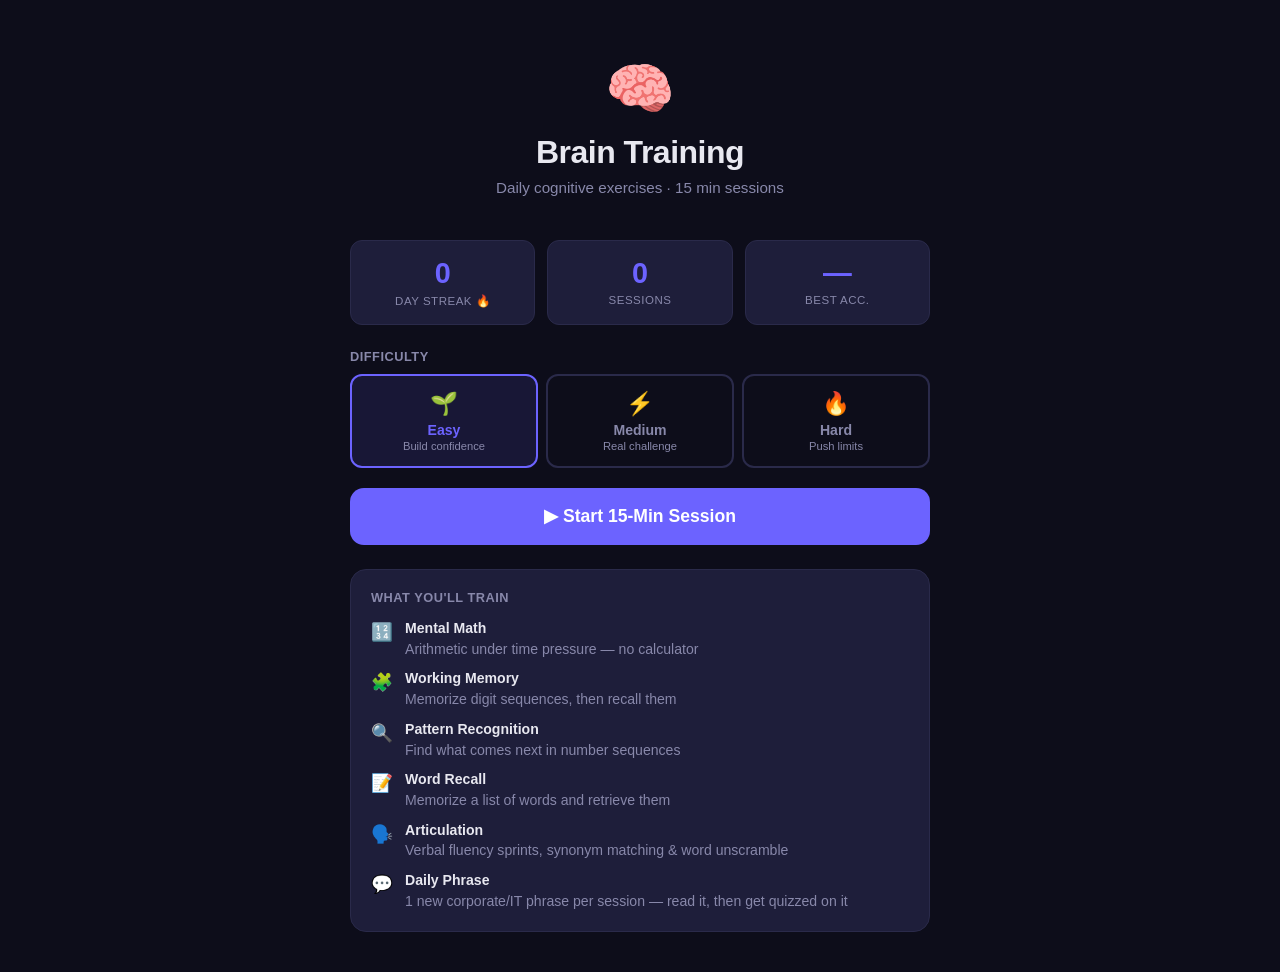
<file: index.html>
<!DOCTYPE html>
<html lang="en">
<head>
<meta charset="UTF-8">
<meta name="viewport" content="width=device-width, initial-scale=1.0">
<title>🧠 Daily Brain Training</title>
<link rel="stylesheet" href="style.css">
</head>
<body>
<div id="app">

<!-- ══════════════════════════════════════════
     HOME SCREEN
══════════════════════════════════════════ -->
<div id="s-home" class="screen active">

  <div class="home-hero">
    <span class="home-emoji">🧠</span>
    <h1>Brain Training</h1>
    <p class="home-subtitle">Daily cognitive exercises · 15 min sessions</p>
  </div>

  <!-- Stats row -->
  <div class="stats-row">
    <div class="stat-card">
      <div class="stat-value" id="h-streak">0</div>
      <div class="stat-label">Day Streak 🔥</div>
    </div>
    <div class="stat-card">
      <div class="stat-value" id="h-sessions">0</div>
      <div class="stat-label">Sessions</div>
    </div>
    <div class="stat-card">
      <div class="stat-value" id="h-accuracy">—</div>
      <div class="stat-label">Best Acc.</div>
    </div>
  </div>

  <!-- Difficulty selector -->
  <div style="margin-top:24px">
    <div class="section-label">Difficulty</div>
    <div class="difficulty-grid">
      <button class="diff-btn sel" data-d="easy">
        <span class="d-icon">🌱</span>
        <span class="d-name">Easy</span>
        <span class="d-desc">Build confidence</span>
      </button>
      <button class="diff-btn" data-d="medium">
        <span class="d-icon">⚡</span>
        <span class="d-name">Medium</span>
        <span class="d-desc">Real challenge</span>
      </button>
      <button class="diff-btn" data-d="hard">
        <span class="d-icon">🔥</span>
        <span class="d-name">Hard</span>
        <span class="d-desc">Push limits</span>
      </button>
    </div>
  </div>

  <!-- Start button -->
  <div style="margin-top:20px">
    <div id="h-played" class="played-today" style="display:none">
      ✅ You already trained today — great consistency!
    </div>
    <button class="btn btn-primary btn-large btn-full" id="btn-start">
      ▶ Start 15-Min Session
    </button>
  </div>

  <!-- Category overview -->
  <div class="card" style="margin-top:24px">
    <div class="section-label" style="margin-bottom:14px">What you'll train</div>
    <div style="display:flex;flex-direction:column;gap:10px">
      <div class="cat-item">
        <span class="cat-icon">🔢</span>
        <div class="cat-text"><strong>Mental Math</strong>Arithmetic under time pressure — no calculator</div>
      </div>
      <div class="cat-item">
        <span class="cat-icon">🧩</span>
        <div class="cat-text"><strong>Working Memory</strong>Memorize digit sequences, then recall them</div>
      </div>
      <div class="cat-item">
        <span class="cat-icon">🔍</span>
        <div class="cat-text"><strong>Pattern Recognition</strong>Find what comes next in number sequences</div>
      </div>
      <div class="cat-item">
        <span class="cat-icon">📝</span>
        <div class="cat-text"><strong>Word Recall</strong>Memorize a list of words and retrieve them</div>
      </div>
      <div class="cat-item">
        <span class="cat-icon">🗣️</span>
        <div class="cat-text"><strong>Articulation</strong>Verbal fluency sprints, synonym matching &amp; word unscramble</div>
      </div>
      <div class="cat-item">
        <span class="cat-icon">💬</span>
        <div class="cat-text"><strong>Daily Phrase</strong>1 new corporate/IT phrase per session — read it, then get quizzed on it</div>
      </div>
    </div>
  </div>

</div><!-- #s-home -->


<!-- ══════════════════════════════════════════
     SESSION SCREEN
══════════════════════════════════════════ -->
<div id="s-session" class="screen">

  <!-- Header: timer / score / end -->
  <div class="session-header">
    <div class="session-timer" id="sess-timer">30:00</div>
    <div class="session-score">Score: <span id="sess-score">0</span></div>
    <button class="end-btn" id="btn-end">End</button>
  </div>

  <!-- Overall session progress bar -->
  <div class="progress-track">
    <div class="progress-fill" id="sess-progress" style="width:0%"></div>
  </div>

  <!-- ── Memorize Phase ── -->
  <div class="challenge-card" id="ph-memorize" style="display:none">
    <div class="cat-badge" id="mem-badge"></div>
    <div class="ch-prompt" id="mem-instruction"></div>
    <div class="mem-phase">
      <div id="mem-content"></div>
      <div class="mem-countdown" id="mem-count"></div>
    </div>
  </div>

  <!-- ── Answer Phase ── -->
  <div class="challenge-card" id="ph-answer" style="display:none">
    <div class="cat-badge" id="ans-badge"></div>
    <div class="ch-prompt" id="ch-prompt"></div>
    <div class="ch-main"   id="ch-main"></div>
    <div class="ch-hint"   id="ch-hint" style="display:none"></div>

    <div class="answer-section">

      <!-- Text input (used for math / memory / pattern / words / unscramble / cat-sprint) -->
      <div id="text-input-area">
        <input
          id="ans-input"
          class="answer-input"
          type="text"
          placeholder="Your answer…"
          autocomplete="off"
          autocorrect="off"
          spellcheck="false"
        />
        <!-- Chips appear here during a category sprint -->
        <div class="sprint-chips" id="sprint-chips" style="display:none"></div>
        <div class="timer-bar">
          <div class="timer-track"><div class="timer-fill" id="ch-timer-fill"></div></div>
          <div class="timer-count" id="ch-timer-num">30</div>
        </div>
        <button class="btn btn-success btn-full" id="btn-submit" style="margin-top:12px">
          Submit ↵
        </button>
      </div>

      <!-- Multiple-choice grid (used for synonym challenges) -->
      <div id="choice-input-area" style="display:none">
        <div class="timer-bar" style="margin-bottom:14px">
          <div class="timer-track"><div class="timer-fill" id="ch-timer-fill2"></div></div>
          <div class="timer-count" id="ch-timer-num2">20</div>
        </div>
        <div class="choice-grid" id="choice-grid"></div>
      </div>

    </div>
  </div><!-- #ph-answer -->

  <!-- ── Feedback Phase ── -->
  <div class="feedback-card" id="ph-feedback" style="display:none">
    <div class="fb-icon"   id="fb-icon"></div>
    <div class="fb-text"   id="fb-text"></div>
    <div class="fb-answer" id="fb-answer" style="display:none"></div>
    <div class="fb-points" id="fb-points" style="display:none"></div>
    <div class="fb-words"  id="fb-words"  style="display:none"></div>
  </div>

</div><!-- #s-session -->


<!-- ══════════════════════════════════════════
     SUMMARY SCREEN
══════════════════════════════════════════ -->
<div id="s-summary" class="screen">

  <div class="sum-hero">
    <span class="sum-emoji" id="sum-emoji">🎉</span>
    <h2 id="sum-title">Session Complete!</h2>
    <div class="sum-score" id="sum-pts">0</div>
    <div class="sum-score-lbl">Total Points</div>
  </div>

  <div class="sum-grid">
    <div class="sum-stat">
      <div class="sum-stat-val" id="sum-acc"    style="color:var(--success)">0%</div>
      <div class="sum-stat-lbl">Accuracy</div>
    </div>
    <div class="sum-stat">
      <div class="sum-stat-val" id="sum-chal"   style="color:var(--accent)">0</div>
      <div class="sum-stat-lbl">Challenges</div>
    </div>
    <div class="sum-stat">
      <div class="sum-stat-val" id="sum-streak" style="color:var(--warning)">0 🔥</div>
      <div class="sum-stat-lbl">Day Streak</div>
    </div>
    <div class="sum-stat">
      <div class="sum-stat-val" id="sum-time"   style="color:var(--muted)">—</div>
      <div class="sum-stat-lbl">Time Played</div>
    </div>
  </div>

  <div style="margin-top:24px">
    <div class="section-label" style="margin-bottom:12px">Category Breakdown</div>
    <div id="bd-list"></div>
  </div>

  <div class="sum-actions">
    <button class="btn btn-primary btn-full" id="btn-again">▶ Play Again</button>
    <button class="btn btn-ghost  btn-full" id="btn-home">← Back to Home</button>
  </div>

</div><!-- #s-summary -->

</div><!-- #app -->

<script src="app.js"></script>
</body>
</html>
</file>
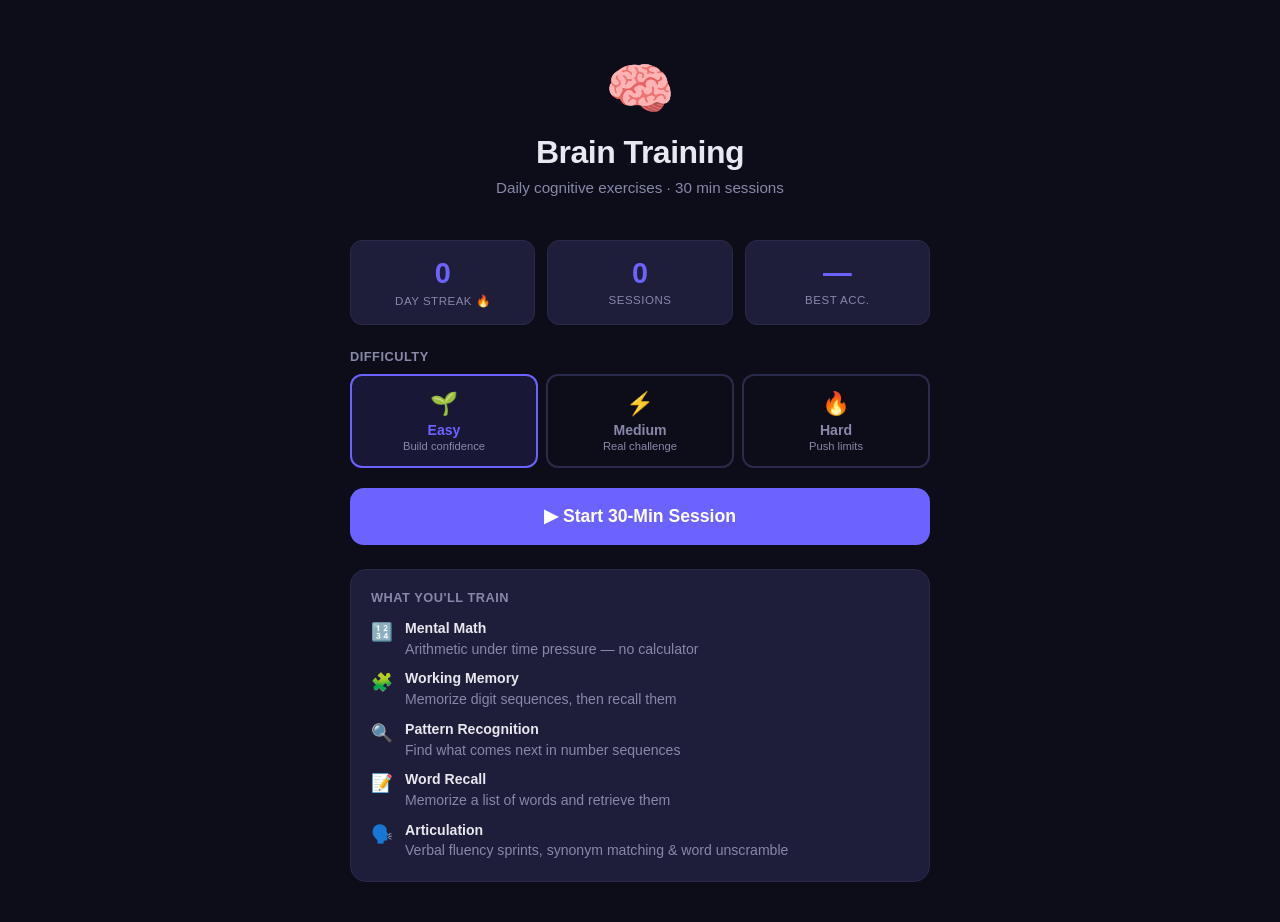
<file: brain-training.html>
<!DOCTYPE html>
<html lang="en">
<head>
<meta charset="UTF-8">
<meta name="viewport" content="width=device-width, initial-scale=1.0">
<title>🧠 Daily Brain Training</title>
<style>
:root {
  --bg: #0d0d1a;
  --surface: #1a1a2e;
  --card: #1e1e3a;
  --border: #2a2a4a;
  --accent: #6c63ff;
  --accent2: #a78bfa;
  --success: #43e97b;
  --warning: #f7971e;
  --danger: #f64f59;
  --text: #e8e8f0;
  --muted: #8888aa;
}
* { box-sizing: border-box; margin: 0; padding: 0; }
body {
  font-family: -apple-system, BlinkMacSystemFont, 'Segoe UI', Roboto, sans-serif;
  background: var(--bg);
  color: var(--text);
  min-height: 100vh;
  display: flex;
  justify-content: center;
}
#app {
  width: 100%;
  max-width: 620px;
  min-height: 100vh;
  display: flex;
  flex-direction: column;
  padding: 24px 20px 40px;
}
h1 { font-size: 2rem; font-weight: 800; letter-spacing: -0.5px; }
h2 { font-size: 1.4rem; font-weight: 700; }

.screen { display: none; flex-direction: column; flex: 1; }
.screen.active { display: flex; }

.card { background: var(--card); border: 1px solid var(--border); border-radius: 16px; padding: 20px; }

.btn {
  display: inline-flex; align-items: center; justify-content: center; gap: 8px;
  padding: 14px 28px; border-radius: 12px; border: none; cursor: pointer;
  font-size: 1rem; font-weight: 600; transition: all 0.15s; font-family: inherit;
}
.btn:hover { transform: translateY(-1px); }
.btn:active { transform: translateY(0); }
.btn-primary { background: var(--accent); color: white; }
.btn-primary:hover { background: #5a52e0; }
.btn-success { background: var(--success); color: #0d0d1a; }
.btn-ghost { background: transparent; color: var(--muted); border: 1px solid var(--border); }
.btn-ghost:hover { color: var(--text); border-color: var(--muted); }
.btn-full { width: 100%; }
.btn-large { padding: 18px 40px; font-size: 1.1rem; border-radius: 14px; }

/* ── HOME ── */
.home-hero { text-align: center; padding: 32px 0 20px; }
.home-emoji { font-size: 3.5rem; display: block; margin-bottom: 12px; }
.home-subtitle { color: var(--muted); margin-top: 8px; font-size: 0.95rem; }

.stats-row { display: grid; grid-template-columns: repeat(3, 1fr); gap: 12px; margin-top: 24px; }
.stat-card { background: var(--card); border: 1px solid var(--border); border-radius: 12px; padding: 16px 12px; text-align: center; }
.stat-value { font-size: 1.8rem; font-weight: 800; color: var(--accent); }
.stat-label { font-size: 0.72rem; color: var(--muted); margin-top: 4px; text-transform: uppercase; letter-spacing: 0.5px; }

.section-label { font-size: 0.8rem; color: var(--muted); text-transform: uppercase; letter-spacing: 0.5px; font-weight: 600; margin-bottom: 10px; }

.difficulty-grid { display: grid; grid-template-columns: repeat(3, 1fr); gap: 8px; }
.diff-btn {
  padding: 14px 8px; border-radius: 12px; border: 2px solid var(--border);
  background: transparent; color: var(--muted); cursor: pointer; text-align: center;
  transition: all 0.15s; font-family: inherit;
}
.diff-btn .d-icon { font-size: 1.4rem; display: block; margin-bottom: 5px; }
.diff-btn .d-name { font-size: 0.88rem; font-weight: 700; display: block; }
.diff-btn .d-desc { font-size: 0.7rem; color: var(--muted); display: block; margin-top: 2px; }
.diff-btn:hover { border-color: var(--accent); color: var(--text); }
.diff-btn.sel { border-color: var(--accent); background: rgba(108,99,255,0.12); color: var(--text); }
.diff-btn.sel .d-name { color: var(--accent); }

.played-today {
  display: flex; align-items: center; gap: 8px;
  padding: 10px 14px; background: rgba(67,233,123,0.08); border: 1px solid rgba(67,233,123,0.25);
  border-radius: 10px; font-size: 0.85rem; color: var(--success); margin-bottom: 12px;
}

.cat-item { display: flex; align-items: flex-start; gap: 12px; font-size: 0.88rem; color: var(--muted); line-height: 1.4; }
.cat-icon { font-size: 1.1rem; flex-shrink: 0; margin-top: 1px; }
.cat-text strong { color: var(--text); font-weight: 600; display: block; margin-bottom: 1px; }

/* ── SESSION HEADER ── */
.session-header {
  background: var(--card); border: 1px solid var(--border); border-radius: 14px;
  padding: 12px 18px; display: flex; align-items: center; justify-content: space-between;
  margin-bottom: 14px; flex-shrink: 0;
}
.session-timer { font-size: 1.4rem; font-weight: 800; font-variant-numeric: tabular-nums; color: var(--accent); }
.session-timer.urgent { color: var(--danger); animation: blink 1s infinite; }
@keyframes blink { 0%,100%{opacity:1} 50%{opacity:.5} }
.session-score { font-size: 1rem; font-weight: 700; }
.session-score span { color: var(--accent); }
.end-btn {
  background: transparent; border: 1px solid var(--border); color: var(--muted);
  padding: 6px 12px; border-radius: 8px; cursor: pointer; font-size: 0.78rem;
  font-family: inherit; transition: all 0.15s;
}
.end-btn:hover { border-color: var(--danger); color: var(--danger); }

.progress-track { height: 4px; background: var(--border); border-radius: 4px; margin-bottom: 16px; overflow: hidden; flex-shrink: 0; }
.progress-fill { height: 100%; background: linear-gradient(90deg, var(--accent), var(--accent2)); border-radius: 4px; transition: width 1s linear; }

/* ── CHALLENGE CARD ── */
.challenge-card {
  background: var(--card); border: 1px solid var(--border); border-radius: 20px;
  padding: 28px 24px; flex: 1; display: flex; flex-direction: column;
}
.cat-badge {
  display: inline-flex; align-items: center; gap: 6px;
  padding: 5px 14px; border-radius: 999px; font-size: 0.78rem; font-weight: 700;
  margin-bottom: 20px; align-self: flex-start; letter-spacing: 0.3px;
}
.b-math    { background: rgba(108,99,255,0.18); color: #a69cff; border: 1px solid rgba(108,99,255,0.3); }
.b-memory  { background: rgba(255,101,132,0.18); color: #ff9ab0; border: 1px solid rgba(255,101,132,0.3); }
.b-pattern { background: rgba(247,151,30,0.18);  color: #ffc46a; border: 1px solid rgba(247,151,30,0.3); }
.b-words   { background: rgba(67,233,123,0.18);  color: #7fefaa; border: 1px solid rgba(67,233,123,0.3); }
.b-articulation { background: rgba(236,72,153,0.18); color: #f9a8d4; border: 1px solid rgba(236,72,153,0.3); }

.ch-prompt { font-size: 0.88rem; color: var(--muted); margin-bottom: 10px; }
.ch-main { font-size: 2.4rem; font-weight: 800; line-height: 1.2; margin-bottom: 24px; letter-spacing: -0.5px; }
.ch-hint { font-size: 0.8rem; color: var(--muted); font-style: italic; margin-bottom: 16px; margin-top: -14px; }

/* Memorize */
.mem-phase { display: flex; flex-direction: column; align-items: center; gap: 20px; flex: 1; justify-content: center; }
.mem-sequence { font-size: 3.8rem; font-weight: 900; letter-spacing: 14px; color: var(--accent); font-variant-numeric: tabular-nums; }
.mem-words { display: flex; flex-wrap: wrap; gap: 10px; justify-content: center; }
.word-chip { background: rgba(108,99,255,0.15); border: 1px solid rgba(108,99,255,0.3); padding: 10px 18px; border-radius: 10px; font-size: 1rem; font-weight: 500; }
.mem-countdown { font-size: 0.85rem; color: var(--muted); }
.mem-countdown span { color: var(--warning); font-weight: 700; }

/* Answer inputs */
.answer-section { margin-top: auto; }
.answer-input {
  width: 100%; background: rgba(255,255,255,0.04); border: 2px solid var(--border);
  border-radius: 12px; padding: 16px 20px; font-size: 1.3rem; color: var(--text);
  font-family: inherit; outline: none; transition: border-color 0.15s; text-align: center;
}
.answer-input.word-input { text-align: left; font-size: 1rem; }
.answer-input:focus { border-color: var(--accent); }
.answer-input.is-correct { border-color: var(--success); background: rgba(67,233,123,0.05); }
.answer-input.is-wrong { border-color: var(--danger); background: rgba(246,79,89,0.05); }

.timer-bar { display: flex; align-items: center; gap: 10px; margin-top: 12px; }
.timer-track { flex: 1; height: 6px; background: var(--border); border-radius: 4px; overflow: hidden; }
.timer-fill { height: 100%; background: var(--accent); border-radius: 4px; transition: width 1s linear, background 0.3s; }
.timer-fill.warn { background: var(--warning); }
.timer-fill.dang { background: var(--danger); }
.timer-count { font-size: 0.85rem; font-variant-numeric: tabular-nums; color: var(--muted); min-width: 22px; text-align: right; }

/* Multiple choice grid */
.choice-grid { display: grid; grid-template-columns: 1fr 1fr; gap: 10px; }
.choice-btn {
  padding: 16px 12px; border-radius: 12px; border: 2px solid var(--border);
  background: rgba(255,255,255,0.03); color: var(--text); cursor: pointer;
  font-size: 0.95rem; font-weight: 600; font-family: inherit; text-align: center;
  transition: all 0.15s; line-height: 1.3;
}
.choice-btn:hover { border-color: var(--accent2); background: rgba(108,99,255,0.1); }
.choice-btn.correct { border-color: var(--success); background: rgba(67,233,123,0.15); color: var(--success); }
.choice-btn.wrong { border-color: var(--danger); background: rgba(246,79,89,0.1); color: var(--danger); }
.choice-btn:disabled { cursor: default; }
.choice-btn:disabled:not(.correct):not(.wrong) { opacity: 0.4; }

/* Category sprint chip display */
.sprint-chips { display: flex; flex-wrap: wrap; gap: 6px; margin-top: 12px; min-height: 36px; }
.sprint-chip { background: rgba(236,72,153,0.15); border: 1px solid rgba(236,72,153,0.3); padding: 4px 10px; border-radius: 20px; font-size: 0.8rem; color: #f9a8d4; }

/* Feedback */
.feedback-card {
  background: var(--card); border: 1px solid var(--border); border-radius: 20px;
  padding: 40px 28px; flex: 1; display: flex; flex-direction: column;
  align-items: center; justify-content: center; gap: 14px; text-align: center;
}
.fb-icon { font-size: 3.5rem; }
.fb-text { font-size: 1.3rem; font-weight: 700; }
.fb-correct { color: var(--success); }
.fb-wrong { color: var(--danger); }
.fb-answer { font-size: 0.92rem; color: var(--muted); }
.fb-points { font-size: 1.6rem; font-weight: 800; color: var(--success); }
.fb-words { display: flex; flex-wrap: wrap; gap: 8px; justify-content: center; margin-top: 6px; }
.fw { padding: 6px 12px; border-radius: 8px; font-size: 0.85rem; font-weight: 500; }
.fw-got  { background: rgba(67,233,123,0.15); color: var(--success); border: 1px solid rgba(67,233,123,0.25); }
.fw-miss { background: rgba(246,79,89,0.1); color: var(--danger); border: 1px solid rgba(246,79,89,0.2); text-decoration: line-through; opacity: 0.7; }

/* ── SUMMARY ── */
.sum-hero { text-align: center; padding: 28px 0 16px; }
.sum-emoji { font-size: 3rem; display: block; margin-bottom: 12px; }
.sum-score { font-size: 3.8rem; font-weight: 900; color: var(--accent); }
.sum-score-lbl { font-size: 0.88rem; color: var(--muted); margin-top: 4px; }

.sum-grid { display: grid; grid-template-columns: 1fr 1fr; gap: 12px; margin-top: 22px; }
.sum-stat { background: var(--card); border: 1px solid var(--border); border-radius: 12px; padding: 16px; text-align: center; }
.sum-stat-val { font-size: 1.6rem; font-weight: 800; }
.sum-stat-lbl { font-size: 0.72rem; color: var(--muted); text-transform: uppercase; letter-spacing: 0.5px; margin-top: 4px; }

.bd-item { display: flex; align-items: center; gap: 12px; padding: 12px 0; border-bottom: 1px solid var(--border); }
.bd-item:last-child { border: none; }
.bd-icon { font-size: 1.2rem; }
.bd-name { flex: 1; font-size: 0.88rem; }
.bd-track { flex: 2; height: 8px; background: var(--border); border-radius: 4px; overflow: hidden; }
.bd-fill { height: 100%; border-radius: 4px; }
.bd-pct { font-size: 0.9rem; font-weight: 700; min-width: 38px; text-align: right; }

.sum-actions { margin-top: 24px; display: flex; flex-direction: column; gap: 10px; }

::-webkit-scrollbar { width: 5px; }
::-webkit-scrollbar-track { background: var(--bg); }
::-webkit-scrollbar-thumb { background: var(--border); border-radius: 3px; }
</style>
</head>
<body>
<div id="app">

<!-- ══ HOME ══ -->
<div id="s-home" class="screen active">
  <div class="home-hero">
    <span class="home-emoji">🧠</span>
    <h1>Brain Training</h1>
    <p class="home-subtitle">Daily cognitive exercises · 30 min sessions</p>
  </div>

  <div class="stats-row">
    <div class="stat-card"><div class="stat-value" id="h-streak">0</div><div class="stat-label">Day Streak 🔥</div></div>
    <div class="stat-card"><div class="stat-value" id="h-sessions">0</div><div class="stat-label">Sessions</div></div>
    <div class="stat-card"><div class="stat-value" id="h-accuracy">—</div><div class="stat-label">Best Acc.</div></div>
  </div>

  <div style="margin-top:24px">
    <div class="section-label">Difficulty</div>
    <div class="difficulty-grid">
      <button class="diff-btn sel" data-d="easy"><span class="d-icon">🌱</span><span class="d-name">Easy</span><span class="d-desc">Build confidence</span></button>
      <button class="diff-btn" data-d="medium"><span class="d-icon">⚡</span><span class="d-name">Medium</span><span class="d-desc">Real challenge</span></button>
      <button class="diff-btn" data-d="hard"><span class="d-icon">🔥</span><span class="d-name">Hard</span><span class="d-desc">Push limits</span></button>
    </div>
  </div>

  <div style="margin-top:20px">
    <div id="h-played" class="played-today" style="display:none">✅ You already trained today — great consistency!</div>
    <button class="btn btn-primary btn-large btn-full" id="btn-start">▶ Start 30-Min Session</button>
  </div>

  <div class="card" style="margin-top:24px">
    <div class="section-label" style="margin-bottom:14px">What you'll train</div>
    <div style="display:flex;flex-direction:column;gap:10px">
      <div class="cat-item"><span class="cat-icon">🔢</span><div class="cat-text"><strong>Mental Math</strong>Arithmetic under time pressure — no calculator</div></div>
      <div class="cat-item"><span class="cat-icon">🧩</span><div class="cat-text"><strong>Working Memory</strong>Memorize digit sequences, then recall them</div></div>
      <div class="cat-item"><span class="cat-icon">🔍</span><div class="cat-text"><strong>Pattern Recognition</strong>Find what comes next in number sequences</div></div>
      <div class="cat-item"><span class="cat-icon">📝</span><div class="cat-text"><strong>Word Recall</strong>Memorize a list of words and retrieve them</div></div>
      <div class="cat-item"><span class="cat-icon">🗣️</span><div class="cat-text"><strong>Articulation</strong>Verbal fluency sprints, synonym matching & word unscramble</div></div>
    </div>
  </div>
</div>

<!-- ══ SESSION ══ -->
<div id="s-session" class="screen">
  <div class="session-header">
    <div class="session-timer" id="sess-timer">30:00</div>
    <div class="session-score">Score: <span id="sess-score">0</span></div>
    <button class="end-btn" id="btn-end">End</button>
  </div>
  <div class="progress-track"><div class="progress-fill" id="sess-progress" style="width:0%"></div></div>

  <!-- Memorize Phase -->
  <div class="challenge-card" id="ph-memorize" style="display:none">
    <div class="cat-badge" id="mem-badge"></div>
    <div class="ch-prompt" id="mem-instruction"></div>
    <div class="mem-phase">
      <div id="mem-content"></div>
      <div class="mem-countdown" id="mem-count"></div>
    </div>
  </div>

  <!-- Answer Phase -->
  <div class="challenge-card" id="ph-answer" style="display:none">
    <div class="cat-badge" id="ans-badge"></div>
    <div class="ch-prompt" id="ch-prompt"></div>
    <div class="ch-main" id="ch-main"></div>
    <div class="ch-hint" id="ch-hint" style="display:none"></div>
    <div class="answer-section">
      <!-- Text input (math / memory / pattern / words / unscramble / cat-sprint) -->
      <div id="text-input-area">
        <input id="ans-input" class="answer-input" type="text" placeholder="Your answer…" autocomplete="off" autocorrect="off" spellcheck="false" />
        <div class="sprint-chips" id="sprint-chips" style="display:none"></div>
        <div class="timer-bar">
          <div class="timer-track"><div class="timer-fill" id="ch-timer-fill"></div></div>
          <div class="timer-count" id="ch-timer-num">30</div>
        </div>
        <button class="btn btn-success btn-full" id="btn-submit" style="margin-top:12px">Submit ↵</button>
      </div>
      <!-- Multiple choice (synonym) -->
      <div id="choice-input-area" style="display:none">
        <div class="timer-bar" style="margin-bottom:14px">
          <div class="timer-track"><div class="timer-fill" id="ch-timer-fill2"></div></div>
          <div class="timer-count" id="ch-timer-num2">20</div>
        </div>
        <div class="choice-grid" id="choice-grid"></div>
      </div>
    </div>
  </div>

  <!-- Feedback Phase -->
  <div class="feedback-card" id="ph-feedback" style="display:none">
    <div class="fb-icon" id="fb-icon"></div>
    <div class="fb-text" id="fb-text"></div>
    <div class="fb-answer" id="fb-answer" style="display:none"></div>
    <div class="fb-points" id="fb-points" style="display:none"></div>
    <div class="fb-words" id="fb-words" style="display:none"></div>
  </div>
</div>

<!-- ══ SUMMARY ══ -->
<div id="s-summary" class="screen">
  <div class="sum-hero">
    <span class="sum-emoji" id="sum-emoji">🎉</span>
    <h2 id="sum-title">Session Complete!</h2>
    <div class="sum-score" id="sum-pts">0</div>
    <div class="sum-score-lbl">Total Points</div>
  </div>
  <div class="sum-grid">
    <div class="sum-stat"><div class="sum-stat-val" id="sum-acc" style="color:var(--success)">0%</div><div class="sum-stat-lbl">Accuracy</div></div>
    <div class="sum-stat"><div class="sum-stat-val" id="sum-chal" style="color:var(--accent)">0</div><div class="sum-stat-lbl">Challenges</div></div>
    <div class="sum-stat"><div class="sum-stat-val" id="sum-streak" style="color:var(--warning)">0 🔥</div><div class="sum-stat-lbl">Day Streak</div></div>
    <div class="sum-stat"><div class="sum-stat-val" id="sum-time" style="color:var(--muted)">—</div><div class="sum-stat-lbl">Time Played</div></div>
  </div>
  <div style="margin-top:24px">
    <div class="section-label" style="margin-bottom:12px">Category Breakdown</div>
    <div id="bd-list"></div>
  </div>
  <div class="sum-actions">
    <button class="btn btn-primary btn-full" id="btn-again">▶ Play Again</button>
    <button class="btn btn-ghost btn-full" id="btn-home">← Back to Home</button>
  </div>
</div>

</div>

<script>
'use strict';

const SESSION_SECS = 30 * 60;

const CATS = ['math','memory','pattern','words','articulation'];
const CAT_CFG = {
  math:         { name: 'Mental Math',         icon: '🔢', cls: 'b-math'        },
  memory:       { name: 'Working Memory',      icon: '🧩', cls: 'b-memory'      },
  pattern:      { name: 'Pattern Recognition', icon: '🔍', cls: 'b-pattern'     },
  words:        { name: 'Word Recall',         icon: '📝', cls: 'b-words'       },
  articulation: { name: 'Articulation',        icon: '🗣️', cls: 'b-articulation'},
};
const BD_COLORS = {
  math:'#a69cff', memory:'#ff9ab0', pattern:'#ffc46a', words:'#7fefaa', articulation:'#f9a8d4'
};

// ── WORD DATA ──
const WORD_BANK = {
  easy:   ['apple','house','river','cloud','music','bread','table','smile','light','water','green','phone','chair','grass','stone','ocean','paper','voice','black','eagle','tiger','happy','beach','night','flame','storm','dance','heart','dream','bridge'],
  medium: ['journey','cabinet','whisper','balance','lantern','captain','harvest','crystal','thunder','blanket','silence','village','patient','compass','dolphin','horizon','miracle','courage','phantom','kingdom','mystery','fortune','liberty','shadow','fragile','ancient','glacier','pilgrim','current','venture'],
  hard:   ['elaborate','momentum','synthesis','paradigm','ambiguous','eloquent','tangible','coherent','obsolete','pragmatic','resilient','skeptical','meticulous','ephemeral','intrinsic','plausible','intuitive','empirical','tenacious','arbitrary','culminate','discernible','exemplary','formidable','acquiesce'],
};

// ── ARTICULATION DATA ──
const CAT_LISTS = {
  easy: [
    { name:'Animals', words:['dog','cat','bird','fish','lion','tiger','elephant','monkey','rabbit','horse','cow','pig','sheep','duck','chicken','bear','wolf','fox','deer','frog','snake','turtle','parrot','eagle','owl','dolphin','whale','shark','crab','ant','bee','fly','goat','donkey','camel','penguin','koala','panda','giraffe','hippo'] },
    { name:'Fruits',  words:['apple','banana','orange','grape','mango','pear','peach','plum','cherry','lemon','lime','melon','kiwi','fig','coconut','papaya','strawberry','blueberry','raspberry','pineapple','avocado','watermelon','pomegranate','apricot','nectarine','guava','lychee','passion fruit','dragonfruit'] },
    { name:'Sports',  words:['soccer','football','basketball','tennis','cricket','baseball','golf','swimming','boxing','running','cycling','skiing','surfing','wrestling','badminton','volleyball','hockey','rugby','rowing','gymnastics','archery','karate','judo','fencing','polo','squash','lacrosse','handball','snooker'] },
    { name:'Colors',  words:['red','blue','green','yellow','orange','purple','pink','black','white','brown','gray','teal','gold','silver','maroon','navy','cyan','magenta','indigo','violet','turquoise','beige','ivory','scarlet','crimson','azure','jade','olive','coral','salmon'] },
  ],
  medium: [
    { name:'Kitchen items',   words:['knife','fork','spoon','plate','bowl','cup','pan','pot','oven','fridge','blender','toaster','microwave','kettle','spatula','colander','whisk','grater','ladle','tongs','strainer','apron','cutting board','timer','rolling pin','measuring cup','mixing bowl','sieve','peeler','can opener'] },
    { name:'Capital cities',  words:['london','paris','tokyo','berlin','rome','madrid','beijing','moscow','ottawa','canberra','delhi','cairo','oslo','stockholm','vienna','athens','lisbon','dublin','warsaw','seoul','ankara','bangkok','lima','nairobi','accra','bogota','jakarta','manila','santiago','amsterdam'] },
    { name:'Emotions',        words:['happy','sad','angry','afraid','surprised','disgusted','anxious','excited','proud','ashamed','guilty','jealous','hopeful','lonely','confused','frustrated','content','bored','nervous','relieved','grateful','embarrassed','nostalgic','melancholy','euphoric','indifferent','overwhelmed','curious','inspired','disappointed'] },
    { name:'Work tools/apps', words:['slack','email','jira','confluence','github','zoom','excel','powerpoint','google docs','trello','notion','figma','asana','salesforce','hubspot','tableau','snowflake','python','javascript','sql','api','dashboard','spreadsheet','calendar','database'] },
  ],
  hard: [
    { name:'Words ending in -tion', words:['action','nation','station','motion','notion','emotion','devotion','location','vacation','education','creation','relation','solution','attention','intention','mention','question','direction','position','function','section','fiction','fraction','traction','ambition','tradition','transition','innovation','communication','celebration'] },
    { name:'Abstract concepts', words:['love','freedom','justice','truth','beauty','peace','faith','hope','courage','wisdom','honor','pride','shame','guilt','joy','grief','anger','trust','doubt','loyalty','integrity','empathy','creativity','ambition','resilience','compassion','autonomy','identity','consciousness','morality'] },
    { name:'Business/TAM terms', words:['onboarding','escalation','churn','retention','sla','nps','roadmap','integration','migration','adoption','enablement','stakeholder','cadence','bandwidth','alignment','deliverable','kpi','okr','pilot','poc','discovery','qbr','executive sponsor','data quality','api','webhook','catalog','ingestion','normalization','reconciliation'] },
  ]
};

const SYNONYMS = {
  easy: [
    { word:'HAPPY',  ans:'Joyful',       opts:['Joyful','Sad','Angry','Bored'] },
    { word:'FAST',   ans:'Quick',        opts:['Quick','Slow','Heavy','Quiet'] },
    { word:'BRAVE',  ans:'Courageous',   opts:['Courageous','Timid','Lazy','Weak'] },
    { word:'SMART',  ans:'Intelligent',  opts:['Intelligent','Dull','Clumsy','Loud'] },
    { word:'BEGIN',  ans:'Start',        opts:['Start','End','Pause','Skip'] },
    { word:'ANGRY',  ans:'Furious',      opts:['Furious','Calm','Happy','Tired'] },
    { word:'KIND',   ans:'Gentle',       opts:['Gentle','Harsh','Rude','Loud'] },
    { word:'QUIET',  ans:'Silent',       opts:['Silent','Noisy','Busy','Fast'] },
  ],
  medium: [
    { word:'METICULOUS', ans:'Thorough',    opts:['Thorough','Reckless','Boring','Loud'] },
    { word:'ELOQUENT',   ans:'Articulate',  opts:['Articulate','Mute','Clumsy','Dull'] },
    { word:'RESILIENT',  ans:'Tough',       opts:['Tough','Fragile','Passive','Vague'] },
    { word:'AMBIGUOUS',  ans:'Unclear',     opts:['Unclear','Obvious','Precise','Certain'] },
    { word:'PRAGMATIC',  ans:'Practical',   opts:['Practical','Idealistic','Reckless','Vague'] },
    { word:'CANDID',     ans:'Honest',      opts:['Honest','Deceptive','Shy','Aggressive'] },
    { word:'VERBOSE',    ans:'Wordy',       opts:['Wordy','Concise','Silent','Brief'] },
    { word:'CONCISE',    ans:'Brief',       opts:['Brief','Lengthy','Vague','Loud'] },
  ],
  hard: [
    { word:'PERSPICACIOUS', ans:'Shrewd',         opts:['Shrewd','Naive','Reckless','Vague'] },
    { word:'TENACIOUS',     ans:'Persistent',     opts:['Persistent','Fickle','Lazy','Gentle'] },
    { word:'EPHEMERAL',     ans:'Fleeting',       opts:['Fleeting','Eternal','Heavy','Rigid'] },
    { word:'EQUIVOCAL',     ans:'Ambiguous',      opts:['Ambiguous','Clear','Decisive','Simple'] },
    { word:'LOQUACIOUS',    ans:'Talkative',      opts:['Talkative','Quiet','Reserved','Shy'] },
    { word:'INVETERATE',    ans:'Habitual',       opts:['Habitual','Occasional','Novice','Rare'] },
    { word:'SANGUINE',      ans:'Optimistic',     opts:['Optimistic','Gloomy','Nervous','Bitter'] },
    { word:'LACONIC',       ans:'Brief',          opts:['Brief','Verbose','Dramatic','Loud'] },
  ]
};

const SCRAMBLES = {
  easy: [
    { sc:'AELP', ans:'PALE', hint:'Light in color' },
    { sc:'TALS', ans:'SALT', hint:'Table condiment' },
    { sc:'EALM', ans:'MALE', hint:'Opposite of female' },
    { sc:'ACEM', ans:'CAME', hint:'Arrived' },
    { sc:'TASE', ans:'SEAT', hint:'A place to sit' },
    { sc:'REAT', ans:'RATE', hint:'A speed or price' },
    { sc:'ELTA', ans:'TALE', hint:'A story' },
    { sc:'GELA', ans:'GALE', hint:'A strong wind' },
    { sc:'NAEM', ans:'NAME', hint:'What you are called' },
    { sc:'EALB', ans:'ABLE', hint:'Capable of doing something' },
  ],
  medium: [
    { sc:'SLIENT',  ans:'LISTEN',  hint:'Pay attention to sound' },
    { sc:'ELGINS',  ans:'SINGLE',  hint:'Not paired or grouped' },
    { sc:'IGENUS',  ans:'GENIUS',  hint:'Exceptional intelligence' },
    { sc:'LATSER',  ans:'ALERTS',  hint:'Warnings or notifications' },
    { sc:'TRICHES', ans:'RICHEST', hint:'Most wealthy' },
    { sc:'STEADR',  ans:'TRADES',  hint:'Buying and selling' },
    { sc:'NITLEGS', ans:'GLISTEN', hint:'Shine with reflected light' },
    { sc:'ROMATES', ans:'MAESTRO', hint:'A master conductor' },
  ],
  hard: [
    { sc:'SLOTAUEB', ans:'ABSOLUTE', hint:'Complete and total' },
    { sc:'NAKLBEST', ans:'BLANKETS', hint:'Warm bed covers' },
    { sc:'PTCRASHE', ans:'CHAPTERS', hint:'Sections of a book' },
    { sc:'NUMODECT', ans:'DOCUMENT', hint:'An official paper or file' },
    { sc:'NATIMONU', ans:'MOUNTAIN', hint:'A large rocky hill' },
    { sc:'LATBSEST', ans:'TABLETS',  hint:'Portable devices or pills' }, // 7 letters: TABLETS = T,A,B,L,E,T,S -> LATBEST -> actually let me fix this
    { sc:'BBLASCRE', ans:'SCRABBLE', hint:'A popular word board game' },
    { sc:'LPETHSAA', ans:'ASPHALT',  hint:'Road paving material' },  // 7 letters
  ]
};
// Fix hard scrambles: verify letter counts
// ABSOLUTE: A,B,S,O,L,U,T,E (8) -> SLOTAUEB: S,L,O,T,A,U,E,B ✓
// BLANKETS: B,L,A,N,K,E,T,S (8) -> NAKLBEST: N,A,K,L,B,E,S,T ✓
// CHAPTERS: C,H,A,P,T,E,R,S (8) -> PTCRASHE: P,T,C,R,A,S,H,E ✓
// DOCUMENT: D,O,C,U,M,E,N,T (8) -> NUMODECT: N,U,M,O,D,E,C,T ✓
// MOUNTAIN: M,O,U,N,T,A,I,N (8) -> NATIMONU: N,A,T,I,M,O,N,U ✓
// SCRABBLE: S,C,R,A,B,B,L,E (8) -> BBLASCRE: B,B,L,A,S,C,R,E ✓

// ── STATE ──
let S = {
  diff:'easy', phase:'idle',
  sessLeft:SESSION_SECS, sessInterval:null,
  chalLeft:30, chalLimit:30, chalInterval:null,
  memTimeout:null, fbTimeout:null, memCountInterval:null,
  challenge:null, catIdx:0, score:0, results:[],
  startTime:null, sprintWords:[], choiceSelected:false,
};

// ── PERSISTENCE ──
function load() { try { return JSON.parse(localStorage.getItem('btv3')||'{}'); } catch { return {}; } }
function save(d) { try { localStorage.setItem('btv3',JSON.stringify(d)); } catch {} }
function today() { return new Date().toISOString().slice(0,10); }
function getStored() {
  const d=load();
  return { streak:d.streak||0, sessions:d.sessions||0, bestAcc:d.bestAcc||null, lastDate:d.lastDate||null, diff:d.diff||'easy' };
}
function recordSession(total,correct) {
  const d=load(); const t=today();
  const acc=total>0?Math.round(correct/total*100):0;
  const yesterday=new Date(Date.now()-86400000).toISOString().slice(0,10);
  if(d.lastDate===yesterday) d.streak=(d.streak||0)+1;
  else if(d.lastDate!==t) d.streak=1;
  d.lastDate=t; d.sessions=(d.sessions||0)+1; d.bestAcc=Math.max(d.bestAcc||0,acc); d.diff=S.diff;
  save(d); return { streak:d.streak, acc };
}

// ── HELPERS ──
function ri(a,b){ return Math.floor(Math.random()*(b-a+1))+a; }
function shuffle(arr){ const a=[...arr]; for(let i=a.length-1;i>0;i--){ const j=ri(0,i);[a[i],a[j]]=[a[j],a[i]]; } return a; }
function fmt(s){ return String(Math.floor(s/60)).padStart(2,'0')+':'+String(s%60).padStart(2,'0'); }

// ── GENERATORS ──
function genMath(d) {
  if(d==='easy'){
    const t=['add','sub','mul'][ri(0,2)];
    if(t==='add'){const a=ri(2,9),b=ri(2,9);return{cat:'math',q:`${a} + ${b}`,ans:String(a+b),tl:20};}
    if(t==='sub'){const b=ri(2,9),a=ri(b,15);return{cat:'math',q:`${a} − ${b}`,ans:String(a-b),tl:20};}
    const a=ri(2,9),b=ri(2,9);return{cat:'math',q:`${a} × ${b}`,ans:String(a*b),tl:25};
  }
  if(d==='medium'){
    const t=['add2','sub2','mul','pct'][ri(0,3)];
    if(t==='add2'){const a=ri(13,79),b=ri(13,79);return{cat:'math',q:`${a} + ${b}`,ans:String(a+b),tl:30};}
    if(t==='sub2'){const b=ri(12,50),a=ri(b+10,99);return{cat:'math',q:`${a} − ${b}`,ans:String(a-b),tl:30};}
    if(t==='mul'){const a=ri(6,12),b=ri(6,12);return{cat:'math',q:`${a} × ${b}`,ans:String(a*b),tl:25};}
    const p=[10,20,25,50][ri(0,3)],base=ri(2,20)*10;return{cat:'math',q:`${p}% of ${base}`,ans:String(p*base/100),tl:35};
  }
  const t=['mul2','step','pct2','sq'][ri(0,3)];
  if(t==='mul2'){const a=ri(11,25),b=ri(11,25);return{cat:'math',q:`${a} × ${b}`,ans:String(a*b),tl:50};}
  if(t==='step'){const a=ri(2,9),b=ri(2,9),c=ri(2,9);return{cat:'math',q:`(${a} × ${b}) + ${c}`,ans:String(a*b+c),tl:35};}
  if(t==='pct2'){const p=ri(1,9)*5,base=ri(10,40)*5;return{cat:'math',q:`${p}% of ${base}`,ans:String(p*base/100),tl:50};}
  const n=ri(11,20);return{cat:'math',q:`${n}²`,ans:String(n*n),tl:45};
}

function genMemory(d) {
  if(d==='easy'){const len=ri(4,5),seq=Array.from({length:len},()=>ri(1,9)).join('');return{cat:'memory',type:'digit',seq,displayMs:3500,prompt:'Type the digits you just saw',ans:seq,tl:20};}
  if(d==='medium'){const len=ri(6,7),seq=Array.from({length:len},()=>ri(1,9)).join('');return{cat:'memory',type:'digit',seq,displayMs:4000,prompt:'Type the digits you just saw',ans:seq,tl:25};}
  const len=ri(7,8),seq=Array.from({length:len},()=>ri(1,9)).join('');
  const rev=seq.split('').reverse().join('');
  return{cat:'memory',type:'digit-rev',seq,displayMs:5000,prompt:'Type the digits in REVERSE ORDER',ans:rev,tl:35};
}

function genPattern(d) {
  if(d==='easy'){const s=ri(1,10),step=ri(2,8),seq=[0,1,2,3,4].map(i=>s+i*step);return{cat:'pattern',q:`${seq.slice(0,4).join(', ')}, ?`,ans:String(seq[4]),hint:'Find the common difference',tl:28};}
  if(d==='medium'){
    const t=['geo','fib','alt'][ri(0,2)];
    if(t==='geo'){const s=ri(1,4),r=ri(2,3),seq=[0,1,2,3,4].map(i=>s*Math.pow(r,i));return{cat:'pattern',q:`${seq.slice(0,4).join(', ')}, ?`,ans:String(seq[4]),hint:'Each term is multiplied by the same number',tl:35};}
    if(t==='fib'){const a=ri(1,4),b=ri(1,6),seq=[a,b];for(let i=2;i<5;i++)seq.push(seq[i-1]+seq[i-2]);return{cat:'pattern',q:`${seq.slice(0,4).join(', ')}, ?`,ans:String(seq[4]),hint:'Each term = sum of two previous',tl:35};}
    const a0=ri(2,8),sA=ri(2,5),b0=ri(2,8),sB=ri(2,5),seq=[a0,b0,a0+sA,b0+sB,a0+2*sA,b0+2*sB];
    return{cat:'pattern',q:`${seq.slice(0,5).join(', ')}, ?`,ans:String(seq[5]),hint:'Two interleaved sequences',tl:42};
  }
  const t=['sq','cube','primes','poly'][ri(0,3)];
  if(t==='sq'){const off=ri(1,6),seq=[0,1,2,3,4].map(i=>(i+off)*(i+off));return{cat:'pattern',q:`${seq.slice(0,4).join(', ')}, ?`,ans:String(seq[4]),hint:'Perfect squares',tl:40};}
  if(t==='cube'){const off=ri(1,4),seq=[0,1,2,3,4].map(i=>Math.pow(i+off,3));return{cat:'pattern',q:`${seq.slice(0,4).join(', ')}, ?`,ans:String(seq[4]),hint:'Perfect cubes',tl:45};}
  if(t==='primes'){const s=ri(1,10),primes=[2,3,5,7,11],seq=[s];for(let i=0;i<4;i++)seq.push(seq[i]+primes[i]);return{cat:'pattern',q:`${seq.slice(0,4).join(', ')}, ?`,ans:String(seq[4]),hint:'Differences are prime numbers',tl:50};}
  const c=ri(1,4),seq=[1,2,3,4,5].map(n=>n*n+n+c);return{cat:'pattern',q:`${seq.slice(0,4).join(', ')}, ?`,ans:String(seq[4]),hint:'Check second differences',tl:55};
}

function genWords(d) {
  const counts={easy:4,medium:6,hard:8},ms={easy:8000,medium:11000,hard:14000},tl={easy:35,medium:50,hard:70};
  const words=shuffle([...WORD_BANK[d]]).slice(0,counts[d]);
  return{cat:'words',type:'words',words,displayMs:ms[d],prompt:'Type every word you remember',ans:words,tl:tl[d]};
}

function genArticulation(d) {
  const t=['cat-sprint','synonym','unscramble'][ri(0,2)];
  if(t==='cat-sprint'){
    const lists=CAT_LISTS[d]; const picked=lists[ri(0,lists.length-1)];
    return{cat:'articulation',type:'cat-sprint',categoryName:picked.name,validWords:picked.words,tl:45};
  }
  if(t==='synonym'){
    const pool=shuffle([...SYNONYMS[d]]);const s=pool[0];
    return{cat:'articulation',type:'synonym',word:s.word,ans:s.ans,opts:shuffle([...s.opts]),tl:d==='easy'?20:d==='medium'?18:15};
  }
  // unscramble
  const pool=shuffle([...SCRAMBLES[d]]);const s=pool[0];
  return{cat:'articulation',type:'unscramble',sc:s.sc,ans:s.ans,hint:s.hint,tl:d==='easy'?30:d==='medium'?35:45};
}

function makeChallenge(cat,d) {
  switch(cat){
    case 'math':         return genMath(d);
    case 'memory':       return genMemory(d);
    case 'pattern':      return genPattern(d);
    case 'words':        return genWords(d);
    case 'articulation': return genArticulation(d);
  }
}

// ── SCORING ──
function scoreIt(ch, input) {
  if(ch.cat==='words'){
    const typed=input.toLowerCase().split(/[\s,;]+/).map(w=>w.trim()).filter(Boolean);
    const got=ch.ans.filter(w=>typed.includes(w.toLowerCase()));
    const miss=ch.ans.filter(w=>!typed.includes(w.toLowerCase()));
    return{correct:got.length===ch.ans.length,pts:got.length*15,got,miss,partial:got.length};
  }
  if(ch.type==='cat-sprint'){
    // input = array of words already parsed
    const typed=Array.isArray(input)?input:input.toLowerCase().split(/[\s,;]+/).map(w=>w.trim()).filter(Boolean);
    const valid=ch.validWords; const got=typed.filter(w=>valid.includes(w.toLowerCase()));
    const unique=[...new Set(got)];
    const pts=unique.length*12;
    return{correct:unique.length>0,pts,got:unique,miss:[],partial:unique.length,total:unique.length};
  }
  if(ch.type==='synonym'){
    const correct=input===ch.ans;
    const pts=correct?({easy:30,medium:50,hard:70}[S.diff]+Math.round(10*(S.chalLeft/S.chalLimit))):0;
    return{correct,pts,got:[],miss:[],partial:correct?1:0};
  }
  // all others: exact string match
  const correct=input.trim().toUpperCase()===ch.ans.toUpperCase();
  let pts=0;
  if(correct){
    const base={easy:20,medium:35,hard:55}[S.diff];
    pts=base+Math.round(base*0.5*(S.chalLeft/S.chalLimit));
  }
  return{correct,pts,got:[],miss:[],partial:correct?1:0};
}

// ── UI ──
function showScreen(id){ document.querySelectorAll('.screen').forEach(s=>s.classList.remove('active')); document.getElementById(id).classList.add('active'); }
function showPhase(id){
  ['ph-memorize','ph-answer','ph-feedback'].forEach(p=>{const el=document.getElementById(p);if(el)el.style.display='none';});
  const t=document.getElementById(id); if(t)t.style.display='flex';
}
function setBadge(elId,cat){ const el=document.getElementById(elId),c=CAT_CFG[cat]; el.textContent=c.icon+' '+c.name; el.className='cat-badge '+c.cls; }
function updateHeader(){
  const t=document.getElementById('sess-timer'); t.textContent=fmt(S.sessLeft);
  t.className='session-timer'+(S.sessLeft<120?' urgent':'');
  document.getElementById('sess-score').textContent=S.score;
  document.getElementById('sess-progress').style.width=((1-S.sessLeft/SESSION_SECS)*100)+'%';
}
function updateChalTimer(fillId,numId){
  const pct=S.chalLeft/S.chalLimit*100;
  const f=document.getElementById(fillId);
  if(f){f.style.width=pct+'%';f.className='timer-fill'+(pct>50?'':pct>25?' warn':' dang');}
  const n=document.getElementById(numId); if(n) n.textContent=S.chalLeft;
}

// ── SESSION ──
function startSession(){
  S.sessLeft=SESSION_SECS; S.score=0; S.results=[]; S.catIdx=0; S.startTime=Date.now();
  showScreen('s-session'); updateHeader();
  clearInterval(S.sessInterval);
  S.sessInterval=setInterval(()=>{ S.sessLeft--; updateHeader(); if(S.sessLeft<=0){clearInterval(S.sessInterval);endSession();} },1000);
  nextChallenge();
}

function nextChallenge(){
  const cat=CATS[S.catIdx%CATS.length]; S.catIdx++;
  S.challenge=makeChallenge(cat,S.diff);
  S.sprintWords=[];
  const ch=S.challenge;
  if(ch.type==='digit'||ch.type==='digit-rev'||ch.type==='words') startMemorize();
  else startAnswer();
}

function startMemorize(){
  S.phase='memorize'; showPhase('ph-memorize');
  const ch=S.challenge; setBadge('mem-badge',ch.cat);
  if(ch.type==='digit'||ch.type==='digit-rev'){
    document.getElementById('mem-instruction').textContent=ch.type==='digit-rev'?'Memorize these digits — you\'ll type them BACKWARDS':'Memorize these digits';
    document.getElementById('mem-content').innerHTML=`<div class="mem-sequence">${ch.seq}</div>`;
  } else {
    document.getElementById('mem-instruction').textContent='Memorize these words';
    document.getElementById('mem-content').innerHTML=`<div class="mem-words">${ch.words.map(w=>`<span class="word-chip">${w}</span>`).join('')}</div>`;
  }
  let t=Math.ceil(ch.displayMs/1000);
  const cel=document.getElementById('mem-count');
  cel.innerHTML=`Disappears in <span>${t}s</span>`;
  clearInterval(S.memCountInterval);
  S.memCountInterval=setInterval(()=>{ t--; if(t>0)cel.innerHTML=`Disappears in <span>${t}s</span>`; else clearInterval(S.memCountInterval); },1000);
  clearTimeout(S.memTimeout);
  S.memTimeout=setTimeout(()=>{ clearInterval(S.memCountInterval); startAnswer(); },ch.displayMs);
}

function startAnswer(){
  S.phase='answer'; showPhase('ph-answer');
  const ch=S.challenge; setBadge('ans-badge',ch.cat);
  S.choiceSelected=false;

  const inp=document.getElementById('ans-input');
  const textArea=document.getElementById('text-input-area');
  const choiceArea=document.getElementById('choice-input-area');
  const sprintChips=document.getElementById('sprint-chips');

  inp.value=''; inp.className='answer-input';
  sprintChips.style.display='none'; sprintChips.innerHTML='';

  // Show/hide input modes
  if(ch.type==='synonym'){
    textArea.style.display='none'; choiceArea.style.display='block';
    const grid=document.getElementById('choice-grid');
    grid.innerHTML=ch.opts.map(o=>`<button class="choice-btn" data-opt="${o}">${o}</button>`).join('');
    grid.querySelectorAll('.choice-btn').forEach(btn=>btn.addEventListener('click',()=>handleChoice(btn.dataset.opt)));
  } else {
    textArea.style.display='block'; choiceArea.style.display='none';
    if(ch.type==='cat-sprint'){
      inp.className='answer-input word-input';
      inp.placeholder=`${ch.categoryName}… type them separated by commas`;
      sprintChips.style.display='flex';
    } else if(ch.cat==='memory'){
      inp.className='answer-input'; inp.placeholder='Type the digits…';
    } else if(ch.cat==='words'){
      inp.className='answer-input word-input'; inp.placeholder='apple, house, river…';
    } else if(ch.type==='unscramble'){
      inp.className='answer-input'; inp.placeholder='Type the word…';
    } else {
      inp.className='answer-input'; inp.placeholder='Answer…';
    }
  }

  // Prompt / main / hint
  const promptEl=document.getElementById('ch-prompt');
  const mainEl=document.getElementById('ch-main');
  const hintEl=document.getElementById('ch-hint');

  if(ch.cat==='memory'){
    promptEl.textContent=ch.prompt; mainEl.textContent=''; hintEl.style.display='none';
  } else if(ch.cat==='words'){
    promptEl.textContent=ch.prompt; mainEl.textContent=''; hintEl.style.display='none';
  } else if(ch.type==='cat-sprint'){
    promptEl.textContent='🗣️ Verbal Fluency Sprint';
    mainEl.textContent=ch.categoryName;
    hintEl.textContent='Type as many as you can — separated by commas. Each valid word scores!';
    hintEl.style.display='block';
  } else if(ch.type==='synonym'){
    promptEl.textContent='Which word means the same as:';
    mainEl.textContent=ch.word;
    hintEl.style.display='none';
  } else if(ch.type==='unscramble'){
    promptEl.textContent='Unscramble these letters:';
    mainEl.textContent=ch.sc.split('').join(' − ');
    hintEl.textContent='Hint: '+ch.hint; hintEl.style.display='block';
  } else {
    promptEl.textContent=CAT_CFG[ch.cat].icon+' '+CAT_CFG[ch.cat].name;
    mainEl.textContent=(ch.q||'')+' = ?';
    hintEl.style.display=ch.hint?'block':'none';
    if(ch.hint) hintEl.textContent=ch.hint;
  }

  // Timer
  S.chalLimit=ch.tl||30; S.chalLeft=S.chalLimit;
  updateChalTimer('ch-timer-fill','ch-timer-num');
  updateChalTimer('ch-timer-fill2','ch-timer-num2');
  clearInterval(S.chalInterval);
  S.chalInterval=setInterval(()=>{
    S.chalLeft--;
    updateChalTimer('ch-timer-fill','ch-timer-num');
    updateChalTimer('ch-timer-fill2','ch-timer-num2');
    if(S.chalLeft<=0){ clearInterval(S.chalInterval); submitAnswer(true); }
  },1000);

  setTimeout(()=>{ if(ch.type!=='synonym') inp.focus(); },80);
}

function handleChoice(opt){
  if(S.choiceSelected) return;
  S.choiceSelected=true;
  clearInterval(S.chalInterval);
  const ch=S.challenge;
  const res=scoreIt(ch,opt);
  S.score+=res.pts;
  S.results.push({cat:ch.cat,correct:res.correct,partial:res.partial,total:1,pts:res.pts});

  // Visual feedback on buttons
  document.querySelectorAll('.choice-btn').forEach(btn=>{
    btn.disabled=true;
    if(btn.dataset.opt===ch.ans) btn.classList.add('correct');
    else if(btn.dataset.opt===opt&&!res.correct) btn.classList.add('wrong');
  });
  setTimeout(()=>showFeedback(ch,res,false),800);
}

// Sprint chip input
document.getElementById('ans-input').addEventListener('keydown',function(e){
  if(S.phase!=='answer') return;
  const ch=S.challenge;
  if(ch&&ch.type==='cat-sprint'){
    if(e.key===','||e.key==='Enter'){
      e.preventDefault();
      const val=this.value.replace(/,/g,'').trim().toLowerCase();
      if(val.length>1&&!S.sprintWords.includes(val)){
        S.sprintWords.push(val);
        const chip=document.createElement('span');
        chip.className='sprint-chip'; chip.textContent=val;
        document.getElementById('sprint-chips').appendChild(chip);
      }
      this.value='';
    }
  } else if(e.key==='Enter'){
    submitAnswer(false);
  }
});

function submitAnswer(timeUp=false){
  clearInterval(S.chalInterval);
  const ch=S.challenge;
  if(ch.type==='synonym') return; // handled by handleChoice
  let input;
  if(ch.type==='cat-sprint'){
    // Capture anything remaining in the input box
    const remaining=document.getElementById('ans-input').value.replace(/,/g,'').trim().toLowerCase();
    if(remaining.length>1&&!S.sprintWords.includes(remaining)) S.sprintWords.push(remaining);
    input=S.sprintWords;
  } else {
    input=timeUp?'':document.getElementById('ans-input').value;
  }
  const res=scoreIt(ch,input);
  S.score+=res.pts;
  S.results.push({cat:ch.cat,correct:res.correct,partial:res.partial,total:ch.cat==='words'?ch.ans.length:ch.type==='cat-sprint'?Math.max(res.partial,1):1,pts:res.pts});
  if(ch.cat!=='words'&&ch.type!=='cat-sprint'){ const inp=document.getElementById('ans-input'); inp.className='answer-input '+(res.correct?'is-correct':'is-wrong'); }
  showFeedback(ch,res,timeUp);
}

function showFeedback(ch,res,timeUp){
  S.phase='feedback'; showPhase('ph-feedback');
  const icon=document.getElementById('fb-icon');
  const text=document.getElementById('fb-text');
  const ansEl=document.getElementById('fb-answer');
  const ptsEl=document.getElementById('fb-points');
  const wordsEl=document.getElementById('fb-words');

  if(ch.cat==='words'){
    const pct=Math.round(res.got.length/ch.ans.length*100);
    icon.textContent=pct>=80?'✅':pct>=50?'👍':'❌';
    text.textContent=`${res.got.length} / ${ch.ans.length} words recalled`;
    text.className='fb-text '+(pct>=60?'fb-correct':'fb-wrong');
    ansEl.style.display='none';
    wordsEl.innerHTML=ch.ans.map(w=>{const got=res.got.includes(w);return`<span class="fw ${got?'fw-got':'fw-miss'}">${w}</span>`;}).join('');
    wordsEl.style.display='flex';
  } else if(ch.type==='cat-sprint'){
    icon.textContent=res.partial>=8?'🔥':res.partial>=5?'✅':res.partial>=2?'👍':'❌';
    text.textContent=`${res.partial} valid ${ch.categoryName.toLowerCase()} named`;
    text.className='fb-text '+(res.partial>=5?'fb-correct':'fb-wrong');
    ansEl.style.display='none';
    if(res.got.length>0){
      wordsEl.innerHTML=res.got.map(w=>`<span class="fw fw-got">${w}</span>`).join('');
      wordsEl.style.display='flex';
    } else { wordsEl.style.display='none'; }
  } else if(timeUp&&!res.correct){
    icon.textContent='⏰'; text.textContent="Time's up!"; text.className='fb-text fb-wrong';
    ansEl.textContent=`Answer: ${ch.ans}`; ansEl.style.display='block'; wordsEl.style.display='none';
  } else if(res.correct){
    icon.textContent='✅'; text.textContent='Correct!'; text.className='fb-text fb-correct';
    ansEl.style.display='none'; wordsEl.style.display='none';
  } else {
    icon.textContent='❌'; text.textContent='Not quite'; text.className='fb-text fb-wrong';
    ansEl.textContent=`Answer: ${ch.ans}`; ansEl.style.display='block'; wordsEl.style.display='none';
  }

  ptsEl.style.display=res.pts>0?'block':'none';
  if(res.pts>0) ptsEl.textContent=`+${res.pts} pts`;
  updateHeader();
  clearTimeout(S.fbTimeout);
  S.fbTimeout=setTimeout(()=>{ if(S.sessLeft>0) nextChallenge(); },2500);
}

function endSession(){
  clearInterval(S.sessInterval); clearInterval(S.chalInterval);
  clearTimeout(S.memTimeout); clearTimeout(S.fbTimeout); clearInterval(S.memCountInterval);
  const total=S.results.length, correct=S.results.filter(r=>r.correct).length;
  const {streak,acc}=recordSession(total,correct);
  const elapsed=Math.round((Date.now()-S.startTime)/1000);

  document.getElementById('sum-pts').textContent=S.score;
  document.getElementById('sum-acc').textContent=acc+'%';
  document.getElementById('sum-chal').textContent=total;
  document.getElementById('sum-streak').textContent=streak+' 🔥';
  document.getElementById('sum-time').textContent=`${Math.floor(elapsed/60)}m ${elapsed%60}s`;
  document.getElementById('sum-emoji').textContent=acc>=80?'🎉':acc>=60?'💪':'🧠';
  document.getElementById('sum-title').textContent=acc>=80?'Excellent Session!':acc>=60?'Good Work!':'Keep Practicing!';

  const cs={}; CATS.forEach(c=>{ cs[c]={correct:0,total:0}; });
  S.results.forEach(r=>{ cs[r.cat].total+=r.total||1; cs[r.cat].correct+=r.partial||0; });

  document.getElementById('bd-list').innerHTML=CATS.map(c=>{
    const s=cs[c]; const pct=s.total>0?Math.round(s.correct/s.total*100):null;
    return`<div class="bd-item"><div class="bd-icon">${CAT_CFG[c].icon}</div><div class="bd-name">${CAT_CFG[c].name}</div><div class="bd-track"><div class="bd-fill" style="width:${pct??0}%;background:${BD_COLORS[c]}"></div></div><div class="bd-pct" style="color:${BD_COLORS[c]}">${pct!==null?pct+'%':'—'}</div></div>`;
  }).join('');

  showScreen('s-summary'); loadHomeStats();
}

// ── HOME ──
function loadHomeStats(){
  const d=getStored();
  document.getElementById('h-streak').textContent=d.streak;
  document.getElementById('h-sessions').textContent=d.sessions;
  document.getElementById('h-accuracy').textContent=d.bestAcc!==null?d.bestAcc+'%':'—';
  document.getElementById('h-played').style.display=d.lastDate===today()?'flex':'none';
  setDiff(d.diff||'easy',false);
}
function setDiff(d,persist=true){
  S.diff=d; document.querySelectorAll('.diff-btn').forEach(b=>b.classList.toggle('sel',b.dataset.d===d));
  if(persist){const dd=load();dd.diff=d;save(dd);}
}

// ── EVENTS ──
document.getElementById('btn-start').addEventListener('click',startSession);
document.getElementById('btn-submit').addEventListener('click',()=>{ if(S.phase==='answer') submitAnswer(false); });
document.getElementById('btn-end').addEventListener('click',()=>{ if(confirm('End session early? Your progress will be saved.')) endSession(); });
document.getElementById('btn-again').addEventListener('click',startSession);
document.getElementById('btn-home').addEventListener('click',()=>{ loadHomeStats(); showScreen('s-home'); });
document.querySelectorAll('.diff-btn').forEach(b=>b.addEventListener('click',()=>setDiff(b.dataset.d)));

loadHomeStats();
</script>
</body>
</html>
</file>
<file: style.css>
/* =====================================================
   BRAIN TRAINING APP — STYLES
   To customize colors, edit the :root variables below.
   ===================================================== */

:root {
  --bg: #0d0d1a;
  --surface: #1a1a2e;
  --card: #1e1e3a;
  --border: #2a2a4a;
  --accent: #6c63ff;
  --accent2: #a78bfa;
  --success: #43e97b;
  --warning: #f7971e;
  --danger: #f64f59;
  --text: #e8e8f0;
  --muted: #8888aa;
}

* { box-sizing: border-box; margin: 0; padding: 0; }

body {
  font-family: -apple-system, BlinkMacSystemFont, 'Segoe UI', Roboto, sans-serif;
  background: var(--bg);
  color: var(--text);
  min-height: 100vh;
  display: flex;
  justify-content: center;
}

#app {
  width: 100%;
  max-width: 620px;
  min-height: 100vh;
  display: flex;
  flex-direction: column;
  padding: 24px 20px 40px;
}

h1 { font-size: 2rem; font-weight: 800; letter-spacing: -0.5px; }
h2 { font-size: 1.4rem; font-weight: 700; }

/* ── Screens ── */
.screen { display: none; flex-direction: column; flex: 1; }
.screen.active { display: flex; }

/* ── Card ── */
.card { background: var(--card); border: 1px solid var(--border); border-radius: 16px; padding: 20px; }

/* ── Buttons ── */
.btn {
  display: inline-flex; align-items: center; justify-content: center; gap: 8px;
  padding: 14px 28px; border-radius: 12px; border: none; cursor: pointer;
  font-size: 1rem; font-weight: 600; transition: all 0.15s; font-family: inherit;
}
.btn:hover { transform: translateY(-1px); }
.btn:active { transform: translateY(0); }
.btn-primary { background: var(--accent); color: white; }
.btn-primary:hover { background: #5a52e0; }
.btn-success { background: var(--success); color: #0d0d1a; }
.btn-ghost { background: transparent; color: var(--muted); border: 1px solid var(--border); }
.btn-ghost:hover { color: var(--text); border-color: var(--muted); }
.btn-full { width: 100%; }
.btn-large { padding: 18px 40px; font-size: 1.1rem; border-radius: 14px; }

/* =====================================================
   HOME SCREEN
   ===================================================== */

.home-hero { text-align: center; padding: 32px 0 20px; }
.home-emoji { font-size: 3.5rem; display: block; margin-bottom: 12px; }
.home-subtitle { color: var(--muted); margin-top: 8px; font-size: 0.95rem; }

.stats-row { display: grid; grid-template-columns: repeat(3, 1fr); gap: 12px; margin-top: 24px; }
.stat-card { background: var(--card); border: 1px solid var(--border); border-radius: 12px; padding: 16px 12px; text-align: center; }
.stat-value { font-size: 1.8rem; font-weight: 800; color: var(--accent); }
.stat-label { font-size: 0.72rem; color: var(--muted); margin-top: 4px; text-transform: uppercase; letter-spacing: 0.5px; }

.section-label { font-size: 0.8rem; color: var(--muted); text-transform: uppercase; letter-spacing: 0.5px; font-weight: 600; margin-bottom: 10px; }

/* Difficulty selector */
.difficulty-grid { display: grid; grid-template-columns: repeat(3, 1fr); gap: 8px; }
.diff-btn {
  padding: 14px 8px; border-radius: 12px; border: 2px solid var(--border);
  background: transparent; color: var(--muted); cursor: pointer; text-align: center;
  transition: all 0.15s; font-family: inherit;
}
.diff-btn .d-icon { font-size: 1.4rem; display: block; margin-bottom: 5px; }
.diff-btn .d-name { font-size: 0.88rem; font-weight: 700; display: block; }
.diff-btn .d-desc { font-size: 0.7rem; color: var(--muted); display: block; margin-top: 2px; }
.diff-btn:hover { border-color: var(--accent); color: var(--text); }
.diff-btn.sel { border-color: var(--accent); background: rgba(108,99,255,0.12); color: var(--text); }
.diff-btn.sel .d-name { color: var(--accent); }

/* Today played banner */
.played-today {
  display: flex; align-items: center; gap: 8px;
  padding: 10px 14px; background: rgba(67,233,123,0.08); border: 1px solid rgba(67,233,123,0.25);
  border-radius: 10px; font-size: 0.85rem; color: var(--success); margin-bottom: 12px;
}

/* Category list on home */
.cat-item { display: flex; align-items: flex-start; gap: 12px; font-size: 0.88rem; color: var(--muted); line-height: 1.4; }
.cat-icon { font-size: 1.1rem; flex-shrink: 0; margin-top: 1px; }
.cat-text strong { color: var(--text); font-weight: 600; display: block; margin-bottom: 1px; }

/* =====================================================
   SESSION SCREEN
   ===================================================== */

.session-header {
  background: var(--card); border: 1px solid var(--border); border-radius: 14px;
  padding: 12px 18px; display: flex; align-items: center; justify-content: space-between;
  margin-bottom: 14px; flex-shrink: 0;
}
.session-timer { font-size: 1.4rem; font-weight: 800; font-variant-numeric: tabular-nums; color: var(--accent); }
.session-timer.urgent { color: var(--danger); animation: blink 1s infinite; }
@keyframes blink { 0%,100%{opacity:1} 50%{opacity:.5} }
.session-score { font-size: 1rem; font-weight: 700; }
.session-score span { color: var(--accent); }
.end-btn {
  background: transparent; border: 1px solid var(--border); color: var(--muted);
  padding: 6px 12px; border-radius: 8px; cursor: pointer; font-size: 0.78rem;
  font-family: inherit; transition: all 0.15s;
}
.end-btn:hover { border-color: var(--danger); color: var(--danger); }

/* Session progress bar */
.progress-track { height: 4px; background: var(--border); border-radius: 4px; margin-bottom: 16px; overflow: hidden; flex-shrink: 0; }
.progress-fill { height: 100%; background: linear-gradient(90deg, var(--accent), var(--accent2)); border-radius: 4px; transition: width 1s linear; }

/* ── Challenge Card ── */
.challenge-card {
  background: var(--card); border: 1px solid var(--border); border-radius: 20px;
  padding: 28px 24px; flex: 1; display: flex; flex-direction: column;
}

/* Category badges */
.cat-badge {
  display: inline-flex; align-items: center; gap: 6px;
  padding: 5px 14px; border-radius: 999px; font-size: 0.78rem; font-weight: 700;
  margin-bottom: 20px; align-self: flex-start; letter-spacing: 0.3px;
}
.b-math         { background: rgba(108,99,255,0.18);  color: #a69cff; border: 1px solid rgba(108,99,255,0.3); }
.b-memory       { background: rgba(255,101,132,0.18); color: #ff9ab0; border: 1px solid rgba(255,101,132,0.3); }
.b-pattern      { background: rgba(247,151,30,0.18);  color: #ffc46a; border: 1px solid rgba(247,151,30,0.3); }
.b-words        { background: rgba(67,233,123,0.18);  color: #7fefaa; border: 1px solid rgba(67,233,123,0.3); }
.b-articulation { background: rgba(236,72,153,0.18);  color: #f9a8d4; border: 1px solid rgba(236,72,153,0.3); }
.b-phrase       { background: rgba(6,182,212,0.18);    color: #67e8f9; border: 1px solid rgba(6,182,212,0.3); }

.ch-prompt { font-size: 0.88rem; color: var(--muted); margin-bottom: 10px; }
.ch-main   { font-size: 2.4rem; font-weight: 800; line-height: 1.2; margin-bottom: 24px; letter-spacing: -0.5px; }
.ch-hint   { font-size: 0.8rem; color: var(--muted); font-style: italic; margin-bottom: 16px; margin-top: -14px; }

/* ── Daily Phrase memorize card ── */
.phrase-card { display: flex; flex-direction: column; gap: 14px; flex: 1; justify-content: center; }
.phrase-headline { font-size: 1.9rem; font-weight: 800; letter-spacing: -0.5px; color: #67e8f9; line-height: 1.2; }
.phrase-meaning { font-size: 1rem; color: var(--muted); line-height: 1.6; }
.phrase-examples { display: flex; flex-direction: column; gap: 8px; margin-top: 4px; }
.phrase-ex { font-size: 0.88rem; color: var(--text); line-height: 1.6; padding: 8px 12px; background: rgba(6,182,212,0.06); border-left: 3px solid rgba(6,182,212,0.4); border-radius: 0 8px 8px 0; }
.phrase-ex em { color: #67e8f9; font-style: normal; font-weight: 600; }
.phrase-num { font-size: 0.72rem; color: var(--muted); text-transform: uppercase; letter-spacing: 0.5px; margin-bottom: 4px; }

/* ── Memorize Phase ── */
.mem-phase { display: flex; flex-direction: column; align-items: center; gap: 20px; flex: 1; justify-content: center; }
.mem-sequence { font-size: 3.8rem; font-weight: 900; letter-spacing: 14px; color: var(--accent); font-variant-numeric: tabular-nums; }
.mem-words { display: flex; flex-wrap: wrap; gap: 10px; justify-content: center; }
.word-chip { background: rgba(108,99,255,0.15); border: 1px solid rgba(108,99,255,0.3); padding: 10px 18px; border-radius: 10px; font-size: 1rem; font-weight: 500; }
.mem-countdown { font-size: 0.85rem; color: var(--muted); }
.mem-countdown span { color: var(--warning); font-weight: 700; }

/* ── Answer Input ── */
.answer-section { margin-top: auto; }
.answer-input {
  width: 100%; background: rgba(255,255,255,0.04); border: 2px solid var(--border);
  border-radius: 12px; padding: 16px 20px; font-size: 1.3rem; color: var(--text);
  font-family: inherit; outline: none; transition: border-color 0.15s; text-align: center;
}
.answer-input.word-input { text-align: left; font-size: 1rem; }
.answer-input:focus { border-color: var(--accent); }
.answer-input.is-correct { border-color: var(--success); background: rgba(67,233,123,0.05); }
.answer-input.is-wrong   { border-color: var(--danger);  background: rgba(246,79,89,0.05); }

/* Per-challenge timer bar */
.timer-bar { display: flex; align-items: center; gap: 10px; margin-top: 12px; }
.timer-track { flex: 1; height: 6px; background: var(--border); border-radius: 4px; overflow: hidden; }
.timer-fill { height: 100%; background: var(--accent); border-radius: 4px; transition: width 1s linear, background 0.3s; }
.timer-fill.warn { background: var(--warning); }
.timer-fill.dang { background: var(--danger); }
.timer-count { font-size: 0.85rem; font-variant-numeric: tabular-nums; color: var(--muted); min-width: 22px; text-align: right; }

/* ── Multiple Choice (Synonym) ── */
.choice-grid { display: grid; grid-template-columns: 1fr 1fr; gap: 10px; }
.choice-btn {
  padding: 16px 12px; border-radius: 12px; border: 2px solid var(--border);
  background: rgba(255,255,255,0.03); color: var(--text); cursor: pointer;
  font-size: 0.95rem; font-weight: 600; font-family: inherit; text-align: center;
  transition: all 0.15s; line-height: 1.3;
}
.choice-btn:hover { border-color: var(--accent2); background: rgba(108,99,255,0.1); }
.choice-btn.correct { border-color: var(--success); background: rgba(67,233,123,0.15); color: var(--success); }
.choice-btn.wrong   { border-color: var(--danger);  background: rgba(246,79,89,0.1);  color: var(--danger); }
.choice-btn:disabled { cursor: default; }
.choice-btn:disabled:not(.correct):not(.wrong) { opacity: 0.4; }

/* ── Category Sprint Chips ── */
.sprint-chips { display: flex; flex-wrap: wrap; gap: 6px; margin-top: 12px; min-height: 36px; }
.sprint-chip {
  background: rgba(236,72,153,0.15); border: 1px solid rgba(236,72,153,0.3);
  padding: 4px 10px; border-radius: 20px; font-size: 0.8rem; color: #f9a8d4;
}

/* ── Feedback Card ── */
.feedback-card {
  background: var(--card); border: 1px solid var(--border); border-radius: 20px;
  padding: 40px 28px; flex: 1; display: flex; flex-direction: column;
  align-items: center; justify-content: center; gap: 14px; text-align: center;
}
.fb-icon    { font-size: 3.5rem; }
.fb-text    { font-size: 1.3rem; font-weight: 700; }
.fb-correct { color: var(--success); }
.fb-wrong   { color: var(--danger); }
.fb-answer  { font-size: 0.92rem; color: var(--muted); }
.fb-points  { font-size: 1.6rem; font-weight: 800; color: var(--success); }
.fb-words   { display: flex; flex-wrap: wrap; gap: 8px; justify-content: center; margin-top: 6px; }
.fw         { padding: 6px 12px; border-radius: 8px; font-size: 0.85rem; font-weight: 500; }
.fw-got  { background: rgba(67,233,123,0.15); color: var(--success); border: 1px solid rgba(67,233,123,0.25); }
.fw-miss { background: rgba(246,79,89,0.1);  color: var(--danger);  border: 1px solid rgba(246,79,89,0.2); text-decoration: line-through; opacity: 0.7; }

/* =====================================================
   SUMMARY SCREEN
   ===================================================== */

.sum-hero { text-align: center; padding: 28px 0 16px; }
.sum-emoji { font-size: 3rem; display: block; margin-bottom: 12px; }
.sum-score { font-size: 3.8rem; font-weight: 900; color: var(--accent); }
.sum-score-lbl { font-size: 0.88rem; color: var(--muted); margin-top: 4px; }

.sum-grid { display: grid; grid-template-columns: 1fr 1fr; gap: 12px; margin-top: 22px; }
.sum-stat { background: var(--card); border: 1px solid var(--border); border-radius: 12px; padding: 16px; text-align: center; }
.sum-stat-val { font-size: 1.6rem; font-weight: 800; }
.sum-stat-lbl { font-size: 0.72rem; color: var(--muted); text-transform: uppercase; letter-spacing: 0.5px; margin-top: 4px; }

/* Category breakdown bars */
.bd-item { display: flex; align-items: center; gap: 12px; padding: 12px 0; border-bottom: 1px solid var(--border); }
.bd-item:last-child { border: none; }
.bd-icon  { font-size: 1.2rem; }
.bd-name  { flex: 1; font-size: 0.88rem; }
.bd-track { flex: 2; height: 8px; background: var(--border); border-radius: 4px; overflow: hidden; }
.bd-fill  { height: 100%; border-radius: 4px; }
.bd-pct   { font-size: 0.9rem; font-weight: 700; min-width: 38px; text-align: right; }

.sum-actions { margin-top: 24px; display: flex; flex-direction: column; gap: 10px; }

/* ── Scrollbar ── */
::-webkit-scrollbar { width: 5px; }
::-webkit-scrollbar-track { background: var(--bg); }
::-webkit-scrollbar-thumb { background: var(--border); border-radius: 3px; }
</file>
